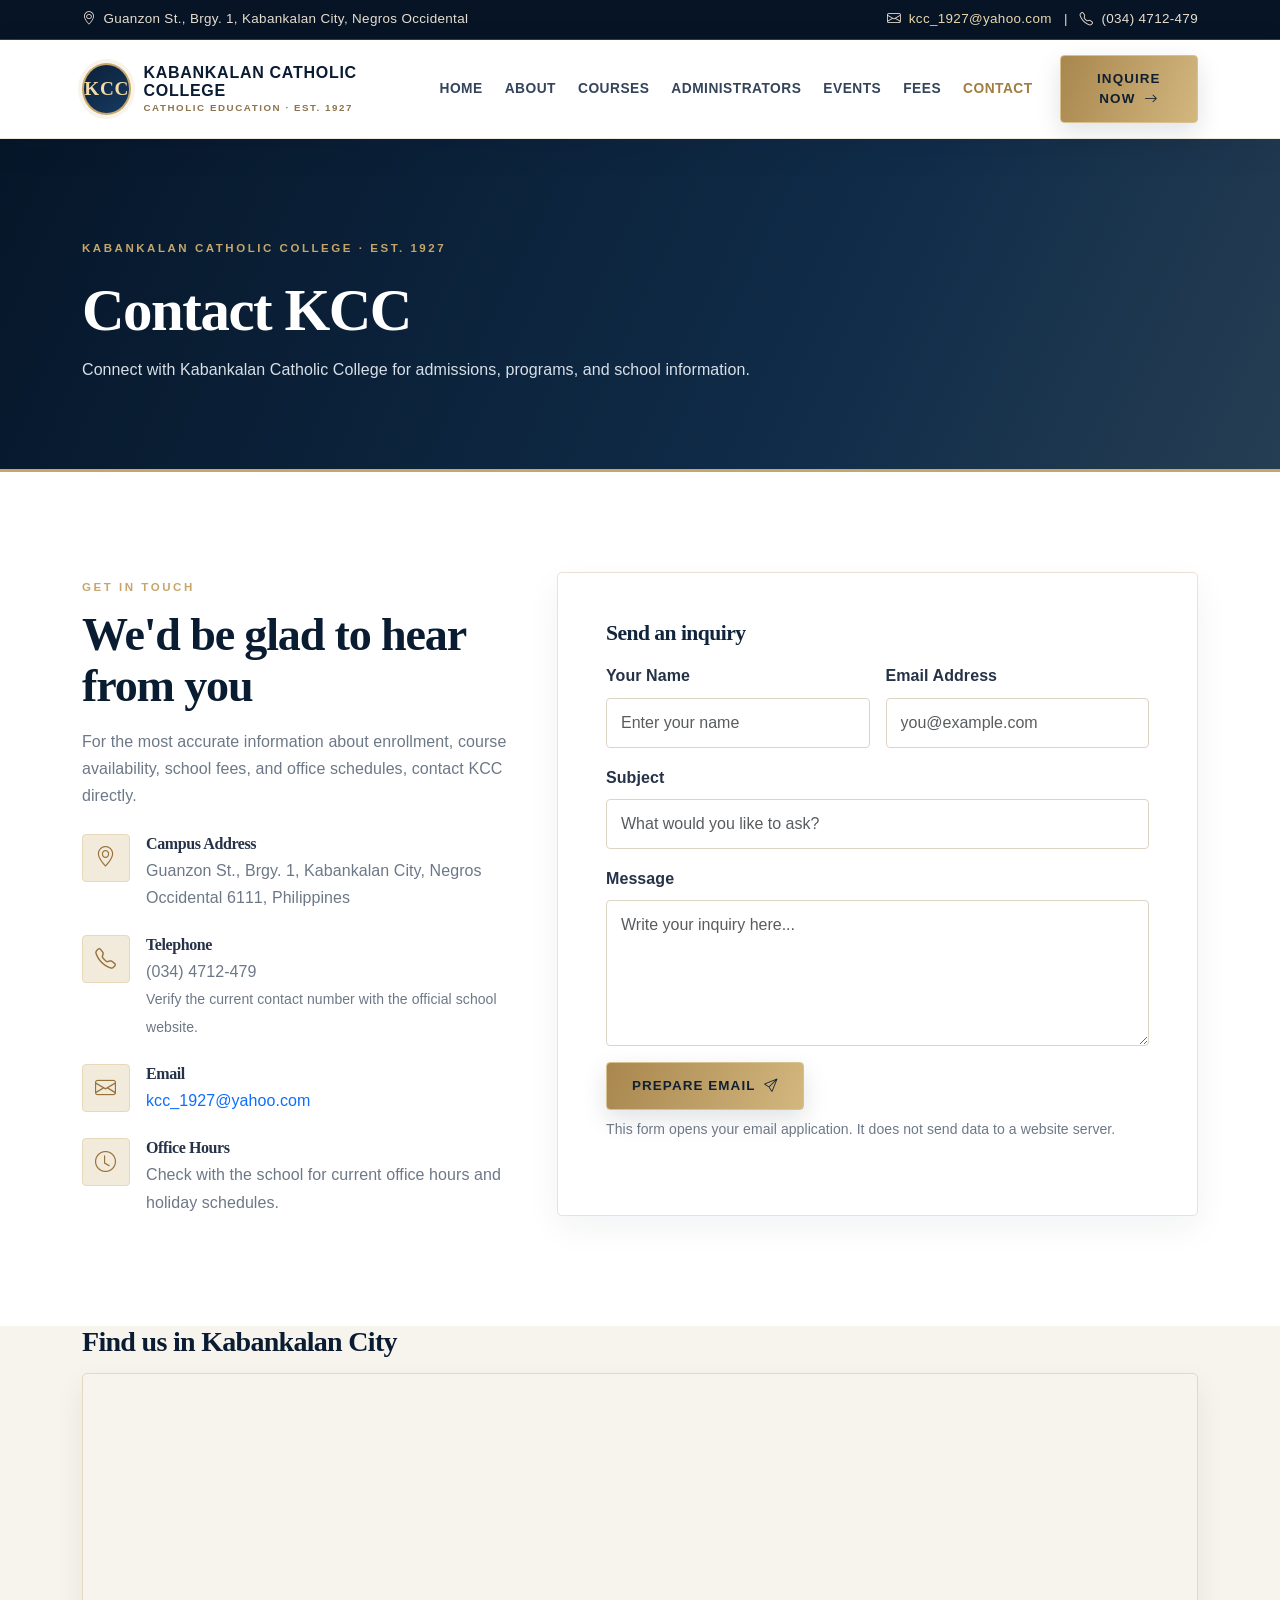
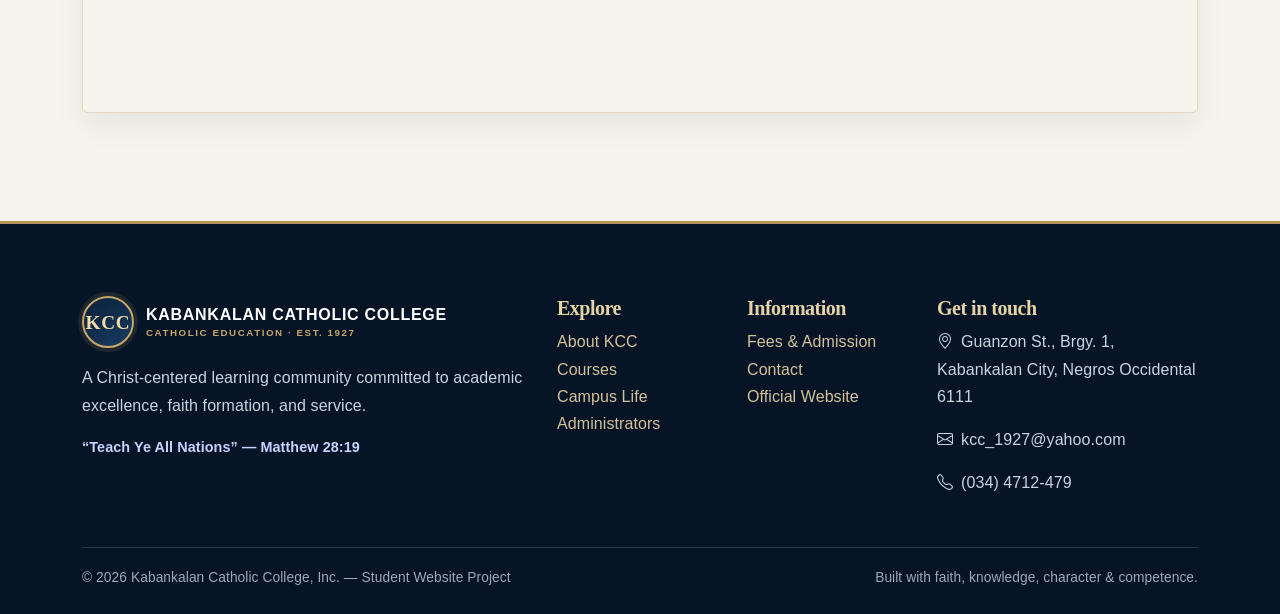
<file: contact.html>
<!DOCTYPE html>
<html lang="en">
<head>
<meta charset="utf-8"><meta name="viewport" content="width=device-width, initial-scale=1">
<title>Contact | Kabankalan Catholic College, Inc.</title>
<meta name="description" content="Kabankalan Catholic College, Inc. — Catholic Education: Our Identity, Our Mission. Learn about KCC programs, campus life, admissions and contact information.">
<link rel="icon" href="assets/img/favicon.png"><link href="assets/vendor/bootstrap/css/bootstrap.min.css" rel="stylesheet">
<link href="assets/vendor/bootstrap-icons/bootstrap-icons.min.css" rel="stylesheet">
<link href="assets/css/kcc-custom.css" rel="stylesheet">
</head>
<body>
<div class="topbar"><div class="container d-flex flex-wrap justify-content-between gap-2"><span><i class="bi bi-geo-alt me-1"></i> Guanzon St., Brgy. 1, Kabankalan City, Negros Occidental</span><span><i class="bi bi-envelope me-1"></i> <a href="mailto:kcc_1927@yahoo.com">kcc_1927@yahoo.com</a> &nbsp; | &nbsp; <i class="bi bi-telephone me-1"></i> (034) 4712-479</span></div></div>
<header class="site-header"><nav class="navbar navbar-expand-lg"><div class="container">
<a class="brand" href="index.html"><span class="crest">KCC</span><span>KABANKALAN CATHOLIC COLLEGE<small>CATHOLIC EDUCATION · EST. 1927</small></span></a>
<button class="navbar-toggler" type="button" data-bs-toggle="collapse" data-bs-target="#kccNav" aria-label="Toggle navigation"><span class="navbar-toggler-icon"></span></button>
<div class="collapse navbar-collapse" id="kccNav"><ul class="navbar-nav ms-auto align-items-lg-center"><li class="nav-item"><a class="nav-link " href="index.html">Home</a></li><li class="nav-item"><a class="nav-link " href="about.html">About</a></li><li class="nav-item"><a class="nav-link " href="courses.html">Courses</a></li><li class="nav-item"><a class="nav-link " href="trainers.html">Administrators</a></li><li class="nav-item"><a class="nav-link " href="events.html">Events</a></li><li class="nav-item"><a class="nav-link " href="pricing.html">Fees</a></li><li class="nav-item"><a class="nav-link active" href="contact.html">Contact</a></li></ul><a class="btn btn-kcc ms-lg-3 mt-3 mt-lg-0" href="contact.html">Inquire Now <i class="bi bi-arrow-right ms-1"></i></a></div>
</div></nav></header>
<section class="page-hero"><div class="container"><span class="eyebrow">Kabankalan Catholic College · Est. 1927</span><h1 class="mt-3">Contact KCC</h1><p class="mb-0">Connect with Kabankalan Catholic College for admissions, programs, and school information.</p></div></section>
<section class="section"><div class="container"><div class="row g-4"><div class="col-lg-5"><span class="section-label">Get in Touch</span><h2 class="section-title">We'd be glad to hear from you</h2><p class="muted mb-4">For the most accurate information about enrollment, course availability, school fees, and office schedules, contact KCC directly.</p><div class="d-flex gap-3 mb-4"><span class="contact-icon"><i class="bi bi-geo-alt"></i></span><div><h3 class="h6 fw-bold mb-1">Campus Address</h3><p class="muted mb-0">Guanzon St., Brgy. 1, Kabankalan City, Negros Occidental 6111, Philippines</p></div></div><div class="d-flex gap-3 mb-4"><span class="contact-icon"><i class="bi bi-telephone"></i></span><div><h3 class="h6 fw-bold mb-1">Telephone</h3><p class="muted mb-0">(034) 4712-479<br><small>Verify the current contact number with the official school website.</small></p></div></div><div class="d-flex gap-3 mb-4"><span class="contact-icon"><i class="bi bi-envelope"></i></span><div><h3 class="h6 fw-bold mb-1">Email</h3><p class="muted mb-0"><a href="mailto:kcc_1927@yahoo.com">kcc_1927@yahoo.com</a></p></div></div><div class="d-flex gap-3"><span class="contact-icon"><i class="bi bi-clock"></i></span><div><h3 class="h6 fw-bold mb-1">Office Hours</h3><p class="muted mb-0">Check with the school for current office hours and holiday schedules.</p></div></div></div><div class="col-lg-7"><div class="feature-card p-4 p-lg-5"><h3 class="h4 fw-bold mb-3">Send an inquiry</h3><form action="mailto:kcc_1927@yahoo.com" method="post" enctype="text/plain"><div class="row g-3"><div class="col-md-6"><label class="form-label fw-semibold">Your Name</label><input class="form-control" name="Name" placeholder="Enter your name" required></div><div class="col-md-6"><label class="form-label fw-semibold">Email Address</label><input class="form-control" type="email" name="Email" placeholder="you@example.com" required></div><div class="col-12"><label class="form-label fw-semibold">Subject</label><input class="form-control" name="Subject" placeholder="What would you like to ask?"></div><div class="col-12"><label class="form-label fw-semibold">Message</label><textarea class="form-control" rows="5" name="Message" placeholder="Write your inquiry here..." required></textarea></div><div class="col-12"><button class="btn btn-kcc" type="submit">Prepare Email <i class="bi bi-send ms-1"></i></button><p class="muted small mt-2 mb-0">This form opens your email application. It does not send data to a website server.</p></div></div></form></div></div></div></div></section>
<section class="section section-soft pt-0"><div class="container"><h2 class="section-title fs-3">Find us in Kabankalan City</h2><iframe class="map-frame" loading="lazy" allowfullscreen src="https://www.google.com/maps?q=Kabankalan%20Catholic%20College%20Guanzon%20Street%20Kabankalan%20City&output=embed" title="Map to Kabankalan Catholic College"></iframe></div></section>
<footer class="footer"><div class="container"><div class="row g-4"><div class="col-lg-5"><a class="brand mb-3" href="index.html"><span class="crest">KCC</span><span>KABANKALAN CATHOLIC COLLEGE<small>CATHOLIC EDUCATION · EST. 1927</small></span></a><p class="mt-3">A Christ-centered learning community committed to academic excellence, faith formation, and service.</p><p class="tagline">“Teach Ye All Nations” — Matthew 28:19</p></div><div class="col-6 col-lg-2"><h5>Explore</h5><ul class="list-unstyled"><li><a href="about.html">About KCC</a></li><li><a href="courses.html">Courses</a></li><li><a href="events.html">Campus Life</a></li><li><a href="trainers.html">Administrators</a></li></ul></div><div class="col-6 col-lg-2"><h5>Information</h5><ul class="list-unstyled"><li><a href="pricing.html">Fees & Admission</a></li><li><a href="contact.html">Contact</a></li><li><a href="https://kcc.edu.ph/" target="_blank" rel="noopener">Official Website</a></li></ul></div><div class="col-lg-3"><h5>Get in touch</h5><p><i class="bi bi-geo-alt me-2"></i>Guanzon St., Brgy. 1, Kabankalan City, Negros Occidental 6111</p><p><i class="bi bi-envelope me-2"></i>kcc_1927@yahoo.com</p><p><i class="bi bi-telephone me-2"></i>(034) 4712-479</p></div></div><div class="footer-bottom d-flex flex-wrap justify-content-between gap-2"><span>© 2026 Kabankalan Catholic College, Inc. — Student Website Project</span><span>Built with faith, knowledge, character & competence.</span></div></div></footer>
<script src="assets/vendor/bootstrap/js/bootstrap.bundle.min.js"></script>
</body></html>
</file>
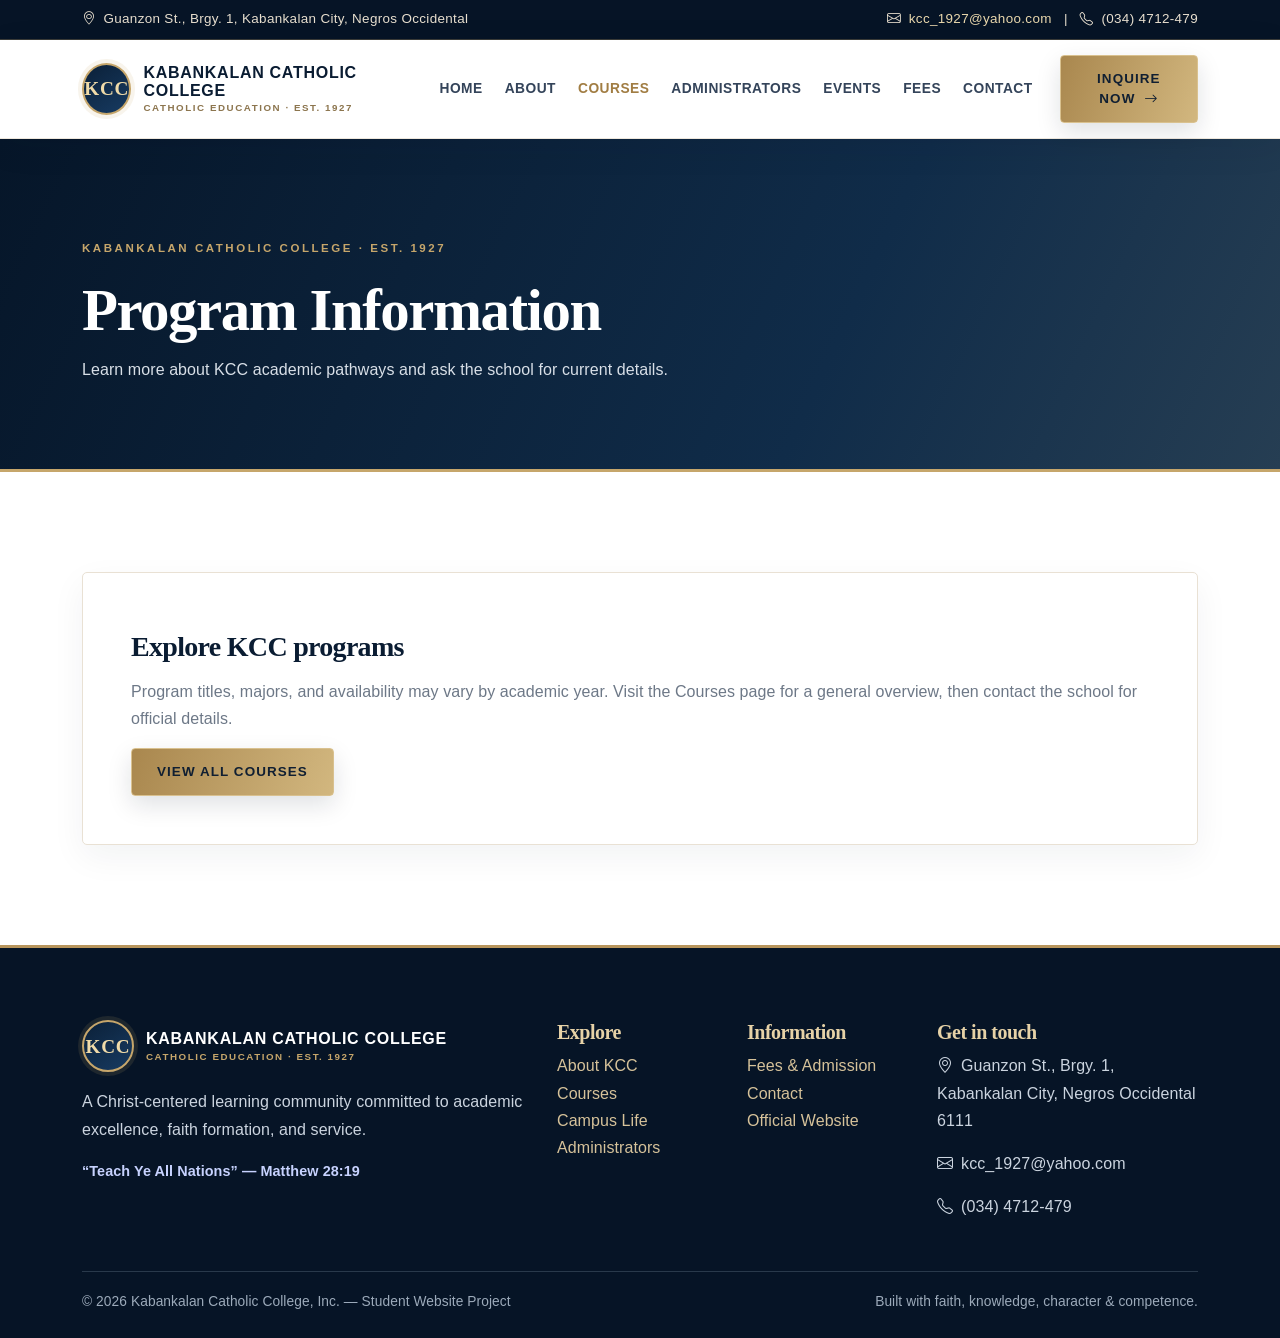
<file: course-details.html>
<!DOCTYPE html>
<html lang="en">
<head>
<meta charset="utf-8"><meta name="viewport" content="width=device-width, initial-scale=1">
<title>Program Information | Kabankalan Catholic College, Inc.</title>
<meta name="description" content="Kabankalan Catholic College, Inc. — Catholic Education: Our Identity, Our Mission. Learn about KCC programs, campus life, admissions and contact information.">
<link rel="icon" href="assets/img/favicon.png"><link href="assets/vendor/bootstrap/css/bootstrap.min.css" rel="stylesheet">
<link href="assets/vendor/bootstrap-icons/bootstrap-icons.min.css" rel="stylesheet">
<link href="assets/css/kcc-custom.css" rel="stylesheet">
</head>
<body>
<div class="topbar"><div class="container d-flex flex-wrap justify-content-between gap-2"><span><i class="bi bi-geo-alt me-1"></i> Guanzon St., Brgy. 1, Kabankalan City, Negros Occidental</span><span><i class="bi bi-envelope me-1"></i> <a href="mailto:kcc_1927@yahoo.com">kcc_1927@yahoo.com</a> &nbsp; | &nbsp; <i class="bi bi-telephone me-1"></i> (034) 4712-479</span></div></div>
<header class="site-header"><nav class="navbar navbar-expand-lg"><div class="container">
<a class="brand" href="index.html"><span class="crest">KCC</span><span>KABANKALAN CATHOLIC COLLEGE<small>CATHOLIC EDUCATION · EST. 1927</small></span></a>
<button class="navbar-toggler" type="button" data-bs-toggle="collapse" data-bs-target="#kccNav" aria-label="Toggle navigation"><span class="navbar-toggler-icon"></span></button>
<div class="collapse navbar-collapse" id="kccNav"><ul class="navbar-nav ms-auto align-items-lg-center"><li class="nav-item"><a class="nav-link " href="index.html">Home</a></li><li class="nav-item"><a class="nav-link " href="about.html">About</a></li><li class="nav-item"><a class="nav-link active" href="courses.html">Courses</a></li><li class="nav-item"><a class="nav-link " href="trainers.html">Administrators</a></li><li class="nav-item"><a class="nav-link " href="events.html">Events</a></li><li class="nav-item"><a class="nav-link " href="pricing.html">Fees</a></li><li class="nav-item"><a class="nav-link " href="contact.html">Contact</a></li></ul><a class="btn btn-kcc ms-lg-3 mt-3 mt-lg-0" href="contact.html">Inquire Now <i class="bi bi-arrow-right ms-1"></i></a></div>
</div></nav></header>
<section class="page-hero"><div class="container"><span class="eyebrow">Kabankalan Catholic College · Est. 1927</span><h1 class="mt-3">Program Information</h1><p class="mb-0">Learn more about KCC academic pathways and ask the school for current details.</p></div></section><section class="section"><div class="container"><div class="feature-card p-4 p-lg-5"><h2 class="section-title fs-3">Explore KCC programs</h2><p class="muted">Program titles, majors, and availability may vary by academic year. Visit the Courses page for a general overview, then contact the school for official details.</p><a class="btn btn-kcc" href="courses.html">View all courses</a></div></div></section>
<footer class="footer"><div class="container"><div class="row g-4"><div class="col-lg-5"><a class="brand mb-3" href="index.html"><span class="crest">KCC</span><span>KABANKALAN CATHOLIC COLLEGE<small>CATHOLIC EDUCATION · EST. 1927</small></span></a><p class="mt-3">A Christ-centered learning community committed to academic excellence, faith formation, and service.</p><p class="tagline">“Teach Ye All Nations” — Matthew 28:19</p></div><div class="col-6 col-lg-2"><h5>Explore</h5><ul class="list-unstyled"><li><a href="about.html">About KCC</a></li><li><a href="courses.html">Courses</a></li><li><a href="events.html">Campus Life</a></li><li><a href="trainers.html">Administrators</a></li></ul></div><div class="col-6 col-lg-2"><h5>Information</h5><ul class="list-unstyled"><li><a href="pricing.html">Fees & Admission</a></li><li><a href="contact.html">Contact</a></li><li><a href="https://kcc.edu.ph/" target="_blank" rel="noopener">Official Website</a></li></ul></div><div class="col-lg-3"><h5>Get in touch</h5><p><i class="bi bi-geo-alt me-2"></i>Guanzon St., Brgy. 1, Kabankalan City, Negros Occidental 6111</p><p><i class="bi bi-envelope me-2"></i>kcc_1927@yahoo.com</p><p><i class="bi bi-telephone me-2"></i>(034) 4712-479</p></div></div><div class="footer-bottom d-flex flex-wrap justify-content-between gap-2"><span>© 2026 Kabankalan Catholic College, Inc. — Student Website Project</span><span>Built with faith, knowledge, character & competence.</span></div></div></footer>
<script src="assets/vendor/bootstrap/js/bootstrap.bundle.min.js"></script>
</body></html>
</file>
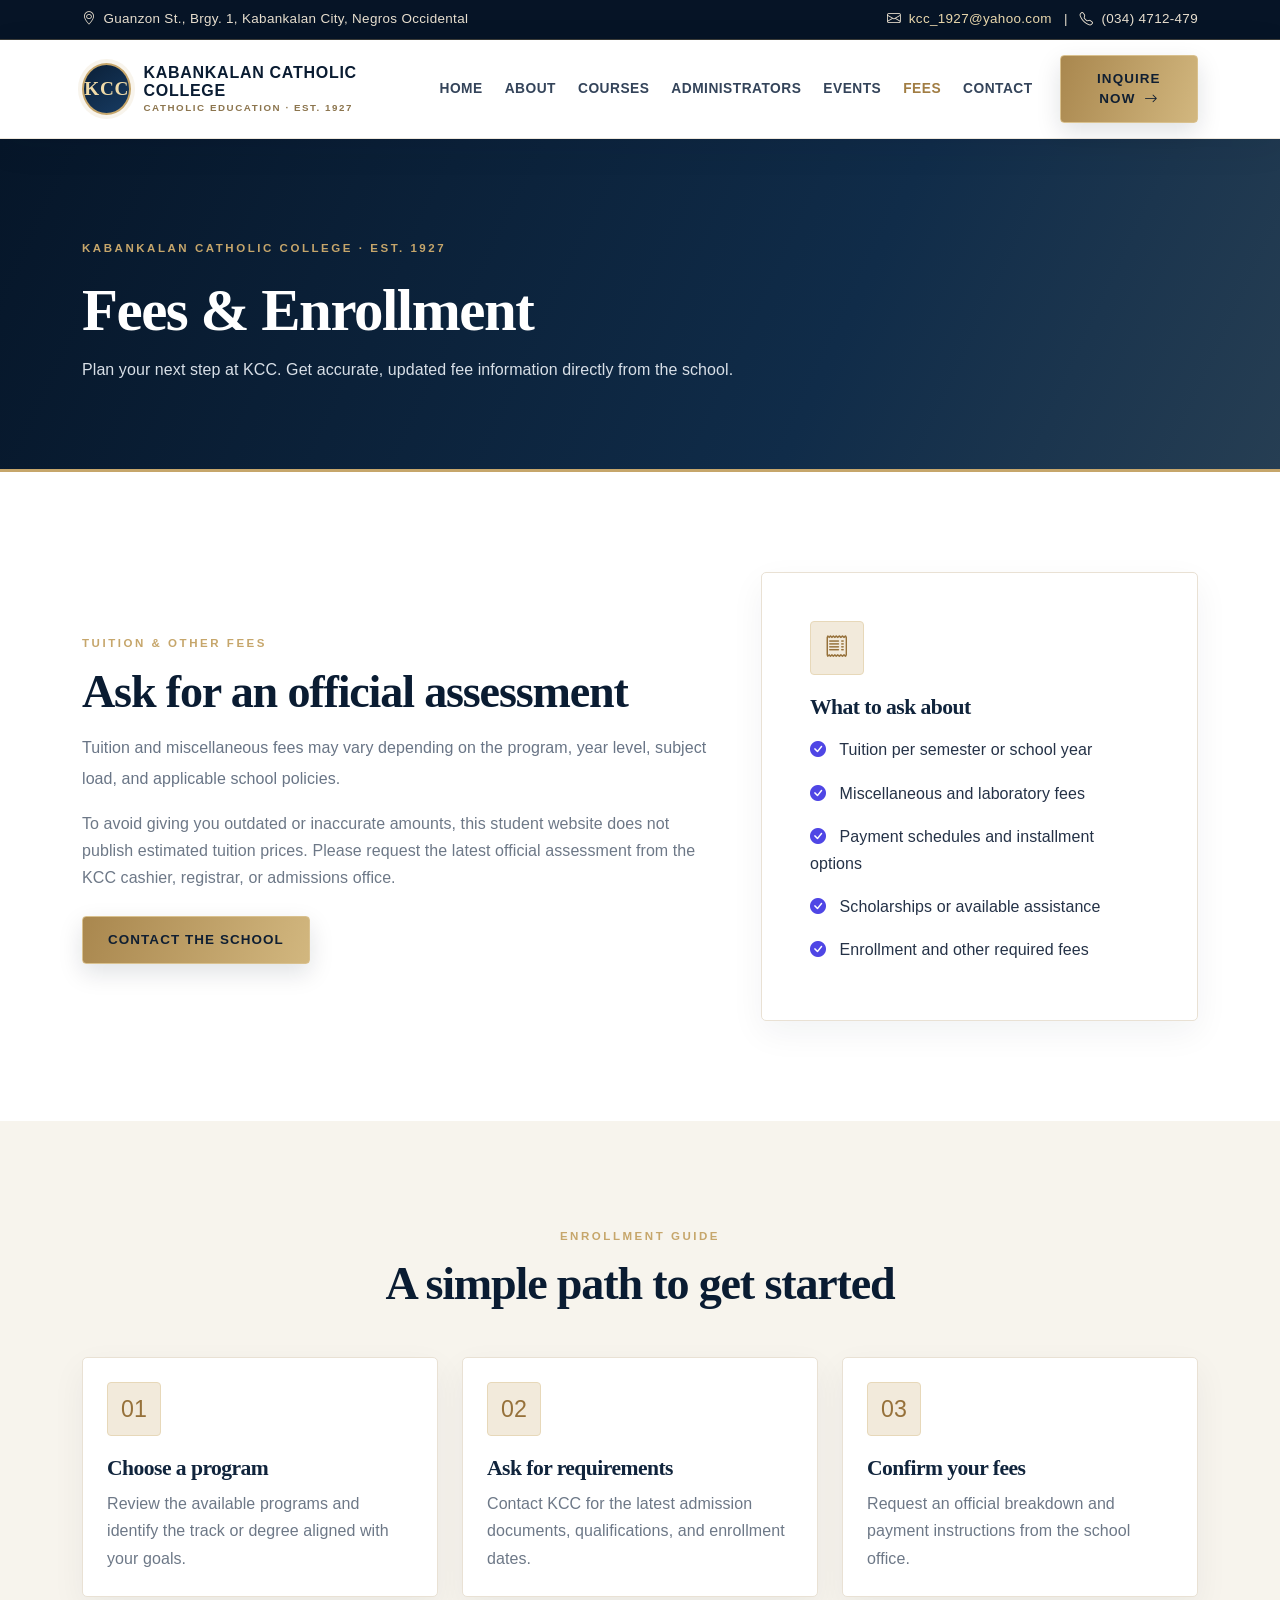
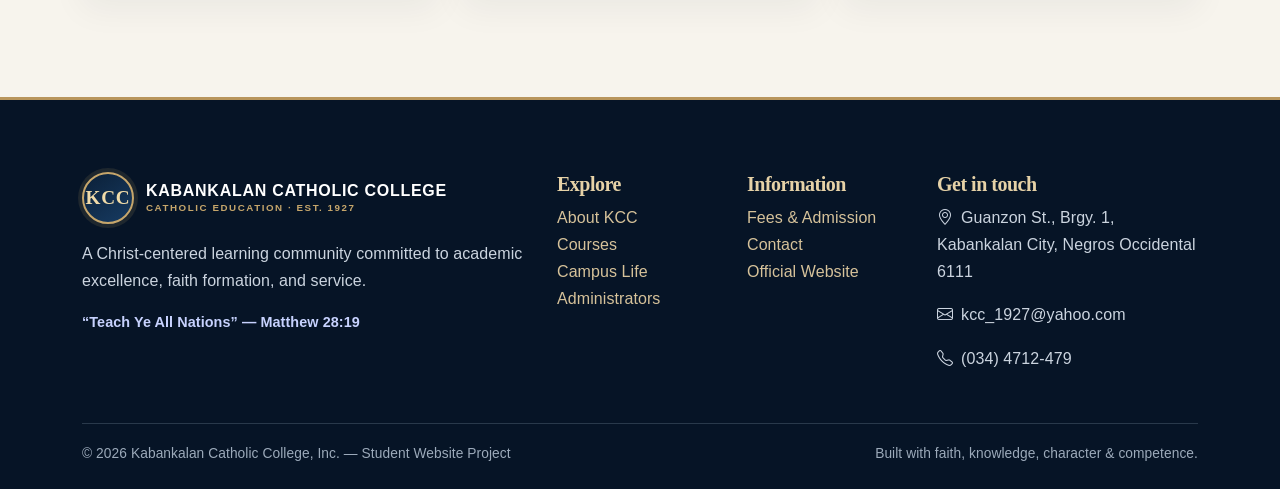
<file: pricing.html>
<!DOCTYPE html>
<html lang="en">
<head>
<meta charset="utf-8"><meta name="viewport" content="width=device-width, initial-scale=1">
<title>Fees & Enrollment | Kabankalan Catholic College, Inc.</title>
<meta name="description" content="Kabankalan Catholic College, Inc. — Catholic Education: Our Identity, Our Mission. Learn about KCC programs, campus life, admissions and contact information.">
<link rel="icon" href="assets/img/favicon.png"><link href="assets/vendor/bootstrap/css/bootstrap.min.css" rel="stylesheet">
<link href="assets/vendor/bootstrap-icons/bootstrap-icons.min.css" rel="stylesheet">
<link href="assets/css/kcc-custom.css" rel="stylesheet">
</head>
<body>
<div class="topbar"><div class="container d-flex flex-wrap justify-content-between gap-2"><span><i class="bi bi-geo-alt me-1"></i> Guanzon St., Brgy. 1, Kabankalan City, Negros Occidental</span><span><i class="bi bi-envelope me-1"></i> <a href="mailto:kcc_1927@yahoo.com">kcc_1927@yahoo.com</a> &nbsp; | &nbsp; <i class="bi bi-telephone me-1"></i> (034) 4712-479</span></div></div>
<header class="site-header"><nav class="navbar navbar-expand-lg"><div class="container">
<a class="brand" href="index.html"><span class="crest">KCC</span><span>KABANKALAN CATHOLIC COLLEGE<small>CATHOLIC EDUCATION · EST. 1927</small></span></a>
<button class="navbar-toggler" type="button" data-bs-toggle="collapse" data-bs-target="#kccNav" aria-label="Toggle navigation"><span class="navbar-toggler-icon"></span></button>
<div class="collapse navbar-collapse" id="kccNav"><ul class="navbar-nav ms-auto align-items-lg-center"><li class="nav-item"><a class="nav-link " href="index.html">Home</a></li><li class="nav-item"><a class="nav-link " href="about.html">About</a></li><li class="nav-item"><a class="nav-link " href="courses.html">Courses</a></li><li class="nav-item"><a class="nav-link " href="trainers.html">Administrators</a></li><li class="nav-item"><a class="nav-link " href="events.html">Events</a></li><li class="nav-item"><a class="nav-link active" href="pricing.html">Fees</a></li><li class="nav-item"><a class="nav-link " href="contact.html">Contact</a></li></ul><a class="btn btn-kcc ms-lg-3 mt-3 mt-lg-0" href="contact.html">Inquire Now <i class="bi bi-arrow-right ms-1"></i></a></div>
</div></nav></header>
<section class="page-hero"><div class="container"><span class="eyebrow">Kabankalan Catholic College · Est. 1927</span><h1 class="mt-3">Fees & Enrollment</h1><p class="mb-0">Plan your next step at KCC. Get accurate, updated fee information directly from the school.</p></div></section>
<section class="section"><div class="container"><div class="row g-5 align-items-center"><div class="col-lg-7"><span class="section-label">Tuition & Other Fees</span><h2 class="section-title">Ask for an official assessment</h2><p class="section-lead">Tuition and miscellaneous fees may vary depending on the program, year level, subject load, and applicable school policies.</p><p class="muted">To avoid giving you outdated or inaccurate amounts, this student website does not publish estimated tuition prices. Please request the latest official assessment from the KCC cashier, registrar, or admissions office.</p><a href="contact.html" class="btn btn-kcc mt-2">Contact the school</a></div><div class="col-lg-5"><div class="feature-card p-4 p-lg-5"><div class="feature-icon"><i class="bi bi-receipt"></i></div><h3>What to ask about</h3><ul class="list-check mb-0"><li><i class="bi bi-check-circle-fill"></i> Tuition per semester or school year</li><li><i class="bi bi-check-circle-fill"></i> Miscellaneous and laboratory fees</li><li><i class="bi bi-check-circle-fill"></i> Payment schedules and installment options</li><li><i class="bi bi-check-circle-fill"></i> Scholarships or available assistance</li><li><i class="bi bi-check-circle-fill"></i> Enrollment and other required fees</li></ul></div></div></div></div></section>
<section class="section section-soft"><div class="container"><div class="text-center mb-5"><span class="section-label">Enrollment Guide</span><h2 class="section-title">A simple path to get started</h2></div><div class="row g-4"><div class="col-md-4"><div class="feature-card p-4"><div class="feature-icon">01</div><h3>Choose a program</h3><p class="muted mb-0">Review the available programs and identify the track or degree aligned with your goals.</p></div></div><div class="col-md-4"><div class="feature-card p-4"><div class="feature-icon">02</div><h3>Ask for requirements</h3><p class="muted mb-0">Contact KCC for the latest admission documents, qualifications, and enrollment dates.</p></div></div><div class="col-md-4"><div class="feature-card p-4"><div class="feature-icon">03</div><h3>Confirm your fees</h3><p class="muted mb-0">Request an official breakdown and payment instructions from the school office.</p></div></div></div></div></section>
<footer class="footer"><div class="container"><div class="row g-4"><div class="col-lg-5"><a class="brand mb-3" href="index.html"><span class="crest">KCC</span><span>KABANKALAN CATHOLIC COLLEGE<small>CATHOLIC EDUCATION · EST. 1927</small></span></a><p class="mt-3">A Christ-centered learning community committed to academic excellence, faith formation, and service.</p><p class="tagline">“Teach Ye All Nations” — Matthew 28:19</p></div><div class="col-6 col-lg-2"><h5>Explore</h5><ul class="list-unstyled"><li><a href="about.html">About KCC</a></li><li><a href="courses.html">Courses</a></li><li><a href="events.html">Campus Life</a></li><li><a href="trainers.html">Administrators</a></li></ul></div><div class="col-6 col-lg-2"><h5>Information</h5><ul class="list-unstyled"><li><a href="pricing.html">Fees & Admission</a></li><li><a href="contact.html">Contact</a></li><li><a href="https://kcc.edu.ph/" target="_blank" rel="noopener">Official Website</a></li></ul></div><div class="col-lg-3"><h5>Get in touch</h5><p><i class="bi bi-geo-alt me-2"></i>Guanzon St., Brgy. 1, Kabankalan City, Negros Occidental 6111</p><p><i class="bi bi-envelope me-2"></i>kcc_1927@yahoo.com</p><p><i class="bi bi-telephone me-2"></i>(034) 4712-479</p></div></div><div class="footer-bottom d-flex flex-wrap justify-content-between gap-2"><span>© 2026 Kabankalan Catholic College, Inc. — Student Website Project</span><span>Built with faith, knowledge, character & competence.</span></div></div></footer>
<script src="assets/vendor/bootstrap/js/bootstrap.bundle.min.js"></script>
</body></html>
</file>
<file: assets/css/kcc-custom.css>
:root{--navy:#08152e;--ink:#14213d;--blue:#2563eb;--violet:#7c3aed;--cyan:#22d3ee;--muted:#64748b;--paper:#f7f8ff;--line:#e6e9f4}
*{box-sizing:border-box}html{scroll-behavior:smooth}body{font-family:Inter,system-ui,-apple-system,"Segoe UI",sans-serif;color:var(--ink);background:#fff;line-height:1.7}a{text-decoration:none}
.topbar{background:#071329;color:#dbeafe;font-size:.84rem;padding:8px 0}.topbar a{color:#dbeafe}.site-header{position:sticky;top:0;z-index:1000;background:rgba(255,255,255,.96);backdrop-filter:blur(12px);box-shadow:0 4px 25px rgba(13,28,64,.08)}
.navbar{padding:12px 0}.brand{display:flex;align-items:center;gap:12px;color:var(--ink);font-weight:800;line-height:1.1}.brand:hover{color:var(--blue)}.crest{width:48px;height:48px;border-radius:15px;background:linear-gradient(135deg,#1d4ed8,#7c3aed);display:grid;place-items:center;color:white;font-weight:900;font-size:1.2rem;box-shadow:0 6px 20px #4f46e555}.brand small{display:block;color:#64748b;font-size:.68rem;letter-spacing:.08em;font-weight:700;margin-top:4px}.navbar .nav-link{font-weight:650;color:#334155!important;padding:12px 11px!important;font-size:.94rem}.navbar .nav-link:hover,.navbar .nav-link.active{color:var(--blue)!important}.btn-kcc{background:linear-gradient(110deg,var(--blue),var(--violet));color:#fff;border:0;border-radius:999px;padding:12px 23px;font-weight:750;box-shadow:0 8px 22px #4f46e544}.btn-kcc:hover{color:#fff;transform:translateY(-2px);box-shadow:0 12px 28px #4f46e566}.btn-outline-kcc{border:1.5px solid #a5b4fc;color:#4338ca;border-radius:999px;padding:11px 22px;font-weight:700}.btn-outline-kcc:hover{background:#eef2ff;color:#312e81}
.hero{min-height:650px;display:flex;align-items:center;position:relative;color:#fff;background:linear-gradient(90deg,rgba(5,15,39,.93),rgba(14,28,67,.72),rgba(49,24,92,.3)),url('https://johnpaologalimba.wordpress.com/wp-content/uploads/2017/10/paologalimba.png') center/cover no-repeat}.hero:after{content:"";position:absolute;inset:auto 0 0;height:140px;background:linear-gradient(transparent,#fff)}.hero .container{position:relative;z-index:1;padding-top:60px;padding-bottom:110px}.eyebrow{display:inline-flex;align-items:center;gap:8px;color:#c4b5fd;font-size:.8rem;font-weight:800;letter-spacing:.15em;text-transform:uppercase}.hero h1{font-size:clamp(2.7rem,5.4vw,5rem);line-height:1.06;font-weight:900;max-width:850px;margin:22px 0}.hero h1 span{background:linear-gradient(90deg,#67e8f9,#c4b5fd);-webkit-background-clip:text;background-clip:text;color:transparent}.hero p{font-size:1.15rem;color:#e2e8f0;max-width:650px}.hero-actions{display:flex;gap:13px;flex-wrap:wrap;margin-top:30px}.hero .btn-outline-kcc{color:white;border-color:#c4b5fd}.hero .btn-outline-kcc:hover{color:#312e81}
.page-hero{background:linear-gradient(120deg,#0b1b3b,#312e81 70%,#6d28d9);color:#fff;padding:76px 0 70px}.page-hero h1{font-weight:900;font-size:clamp(2.2rem,4vw,3.5rem)}.page-hero p{color:#dbeafe;max-width:700px}.section{padding:82px 0}.section-soft{background:var(--paper)}.section-label{color:#5b5bd6;text-transform:uppercase;letter-spacing:.16em;font-size:.76rem;font-weight:850}.section-title{font-size:clamp(2rem,3.4vw,2.8rem);font-weight:900;line-height:1.15;color:#101c38;margin:10px 0 16px}.section-lead{color:var(--muted);max-width:720px}.feature-card,.course-card,.event-card,.admin-card,.info-card{height:100%;border:1px solid var(--line);border-radius:22px;background:#fff;overflow:hidden;box-shadow:0 10px 35px rgba(24,39,75,.055);transition:.25s}.feature-card:hover,.course-card:hover,.event-card:hover,.admin-card:hover{transform:translateY(-6px);box-shadow:0 18px 42px rgba(48,54,110,.13)}.feature-icon{width:54px;height:54px;border-radius:17px;display:grid;place-items:center;background:linear-gradient(135deg,#dbeafe,#ede9fe);color:#4338ca;font-size:1.45rem;margin-bottom:20px}.feature-card .card-body,.course-card .card-body,.event-card .card-body,.admin-card .card-body{padding:26px}.feature-card h3,.course-card h3,.event-card h3,.admin-card h3{font-size:1.16rem;font-weight:850}.muted{color:var(--muted)}.photo{width:100%;height:230px;object-fit:cover}.photo-tall{height:330px;object-fit:cover;border-radius:24px;box-shadow:0 20px 45px #11182722}.pill{display:inline-block;padding:6px 12px;border-radius:30px;background:#eef2ff;color:#4338ca;font-size:.75rem;font-weight:800}.stats{background:linear-gradient(110deg,#101d43,#312e81);color:#fff;border-radius:25px;padding:34px}.stat-number{font-size:2.3rem;font-weight:900}.stat-label{color:#c7d2fe;font-size:.9rem}.quote{border-left:4px solid #7c3aed;padding:20px 24px;background:#f5f3ff;border-radius:0 16px 16px 0;color:#312e81;font-weight:600}.list-check{list-style:none;padding:0}.list-check li{padding:8px 0}.list-check i{color:#4f46e5;margin-right:9px}.course-card .course-top{height:8px;background:linear-gradient(90deg,#2563eb,#7c3aed,#22d3ee)}.course-card .course-icon{font-size:2rem;color:#4f46e5}.event-card img{height:210px;object-fit:cover;width:100%}.event-date{font-size:.78rem;font-weight:800;color:#5b5bd6;text-transform:uppercase;letter-spacing:.1em}.admin-card img{width:100%;height:260px;object-fit:cover;filter:saturate(.9)}.notice{padding:18px 20px;border-radius:16px;background:#eff6ff;border:1px solid #bfdbfe;color:#1e3a8a}.footer{background:#071329;color:#dbeafe;padding:60px 0 22px}.footer h5{color:white;font-weight:850}.footer a{color:#c7d2fe}.footer a:hover{color:#fff}.footer .brand{color:#fff}.footer .brand small{color:#94a3b8}.footer-bottom{border-top:1px solid #263653;margin-top:35px;padding-top:18px;color:#94a3b8;font-size:.86rem}.contact-icon{width:48px;height:48px;border-radius:15px;background:#eef2ff;color:#4f46e5;display:grid;place-items:center;font-size:1.3rem;flex-shrink:0}.map-frame{width:100%;height:340px;border:0;border-radius:22px}.form-control{border-radius:12px;padding:12px 14px;border-color:#dbe1ef}.form-control:focus{box-shadow:0 0 0 .2rem #6366f133;border-color:#818cf8}.gallery-img{width:100%;height:240px;object-fit:cover;border-radius:18px}.tagline{font-size:.9rem;color:#c7d2fe;font-weight:700}.divider-glow{height:3px;width:80px;border-radius:9px;background:linear-gradient(90deg,#22d3ee,#7c3aed);margin:18px 0}
@media(max-width:991px){.hero{min-height:590px}.navbar-collapse{padding:12px 0}.hero h1{max-width:680px}.section{padding:64px 0}}
@media(max-width:575px){.hero{min-height:620px}.hero .container{padding-top:30px}.hero-actions .btn{width:100%}.stats{padding:25px}.photo-tall{height:260px}}

/* ===== KCC PREMIUM EDITION: heritage navy, champagne gold & ivory ===== */
@import url('https://fonts.googleapis.com/css2?family=DM+Sans:wght@400;500;600;700;800&family=Playfair+Display:wght@500;600;700;800&display=swap');
:root{--navy:#071629;--ink:#17263b;--blue:#173b62;--violet:#9b7841;--cyan:#d9bd83;--muted:#697586;--paper:#f7f4ed;--line:#e8e0d2;--gold:#c6a66b;--gold-light:#ead8ad}
body{font-family:'DM Sans',sans-serif;color:#253247;background:#fff;letter-spacing:.005em}
h1,h2,h3,h4,h5,.section-title,.page-hero h1{font-family:'Playfair Display',Georgia,serif;letter-spacing:-.025em}
.topbar{background:#061426;color:#e8dfcf;border-bottom:1px solid rgba(198,166,107,.28);letter-spacing:.025em}.topbar a{color:#ead8ad}
.site-header{background:rgba(255,255,255,.97);box-shadow:0 8px 32px rgba(7,22,41,.08);border-bottom:1px solid #eee7dc}
.navbar{padding:15px 0}.brand{color:#0a1c32;letter-spacing:.045em}.brand small{color:#8c754e;letter-spacing:.16em;font-size:.61rem}.crest{width:52px;height:52px;border-radius:50%;background:linear-gradient(145deg,#0b2038,#173b62);border:2px solid var(--gold);box-shadow:0 0 0 4px #c6a66b20;color:#f0dba9;font-family:'Playfair Display',serif}
.navbar .nav-link{font-size:.86rem;letter-spacing:.035em;text-transform:uppercase;color:#34445a!important}.navbar .nav-link:hover,.navbar .nav-link.active{color:#a17d43!important}.btn-kcc{background:linear-gradient(110deg,#a9874e,#d2b77f);color:#101f32;border:1px solid #d9c18f;border-radius:4px;padding:13px 25px;font-size:.84rem;letter-spacing:.08em;text-transform:uppercase;box-shadow:0 9px 24px #07162920;transition:all .25s}.btn-kcc:hover{background:#071b31;color:#f4dfb2;border-color:#c6a66b;transform:translateY(-2px);box-shadow:0 14px 30px #07162930}.btn-outline-kcc{border:1px solid #c6a66b;color:#f1d9a6;border-radius:4px;padding:12px 24px;font-size:.84rem;letter-spacing:.08em;text-transform:uppercase;background:rgba(255,255,255,.04)}.btn-outline-kcc:hover{background:#c6a66b;color:#071629;border-color:#c6a66b}
.hero{min-height:720px;background:linear-gradient(90deg,rgba(4,17,33,.96),rgba(7,27,49,.82) 53%,rgba(7,27,49,.38)),url('assets/img/hero-bg.jpg') center/cover no-repeat}.hero:after{height:110px;background:linear-gradient(transparent,#fff)}.hero .container{padding-top:85px;padding-bottom:140px}.eyebrow,.section-label{color:#c6a66b;letter-spacing:.22em;font-size:.72rem}.hero h1{font-size:clamp(3.2rem,6vw,5.7rem);line-height:1.03;font-weight:700;max-width:900px}.hero h1 span{background:linear-gradient(90deg,#e9d5a7,#b99458);-webkit-background-clip:text;background-clip:text;color:transparent}.hero p{font-size:1.08rem;line-height:1.9;color:#e3e8ee;max-width:620px}.hero .tagline{color:#e3c98f;letter-spacing:.08em}.page-hero{background:linear-gradient(115deg,#061629,#102c49 65%,#263e53);padding:94px 0 84px;border-bottom:3px solid #c6a66b}.page-hero h1{font-size:clamp(2.8rem,4.6vw,4.2rem);font-weight:700}.page-hero p{color:#d8dfE7;line-height:1.85}
.section{padding:100px 0}.section-soft{background:#f7f4ed}.section-title{font-size:clamp(2.25rem,3.6vw,3.2rem);font-weight:700;color:#0a1c32;line-height:1.12}.section-lead{color:#697586;line-height:1.9}.feature-card,.course-card,.event-card,.admin-card,.info-card{border:1px solid #e9e1d4;border-radius:5px;box-shadow:0 12px 34px rgba(13,31,51,.055);transition:transform .3s,box-shadow .3s}.feature-card:hover,.course-card:hover,.event-card:hover,.admin-card:hover{transform:translateY(-7px);box-shadow:0 22px 48px rgba(13,31,51,.13);border-color:#d4bd91}.feature-icon{border-radius:4px;background:#f2eadb;color:#96713a;border:1px solid #e7d8b9}.feature-card h3,.course-card h3,.event-card h3,.admin-card h3{font-family:'Playfair Display',serif;font-size:1.35rem;color:#10243c}.muted{color:#6d7887}.pill{background:#f3ecdf;color:#876633;border:1px solid #e8d9ba;border-radius:3px;letter-spacing:.07em;text-transform:uppercase}.stats{background:linear-gradient(120deg,#071629,#173b5c);border:1px solid #b99a60;border-radius:5px;box-shadow:0 18px 40px #07162920}.stat-number{font-family:'Playfair Display',serif;color:#e4c88e;font-size:2.6rem}.stat-label{color:#d4dce5}.quote{background:#f7f2e8;border-left-color:#b89458;color:#35445a;border-radius:0 4px 4px 0}.course-card .course-top{height:5px;background:linear-gradient(90deg,#0a2038,#c6a66b)}.course-card .course-icon{color:#a17d43}.event-date{color:#9a7844}.notice{background:#f8f3e8;border:1px solid #e5d6b6;color:#67502b;border-radius:4px}.photo-tall{border-radius:5px;box-shadow:0 22px 50px rgba(7,22,41,.17)}.photo,.gallery-img{border-radius:4px}.admin-card img{filter:saturate(.78)}
.footer{background:#061426;color:#cbd4df;border-top:3px solid #b8955c;padding:72px 0 24px}.footer h5{font-family:'Playfair Display',serif;color:#e6d2a7;font-size:1.25rem}.footer a{color:#d6c29a}.footer .brand{color:#fff}.footer .brand small{color:#c6a66b}.footer-bottom{border-color:#29394b;color:#9caaba}.contact-icon{background:#f2eadb;color:#96713a;border:1px solid #e7d8b9;border-radius:4px}.map-frame{border:1px solid #e4d8c3;border-radius:5px;box-shadow:0 12px 30px #07162912}.form-control{border-radius:4px;border-color:#ddd4c5}.form-control:focus{border-color:#b8955c;box-shadow:0 0 0 .2rem #c6a66b25}
@media(max-width:991px){.hero{min-height:650px}.section{padding:76px 0}.hero .container{padding-top:65px;padding-bottom:125px}}
@media(max-width:575px){.hero{min-height:650px}.hero h1{font-size:3rem}.section{padding:64px 0}.crest{width:45px;height:45px}}
</file>
